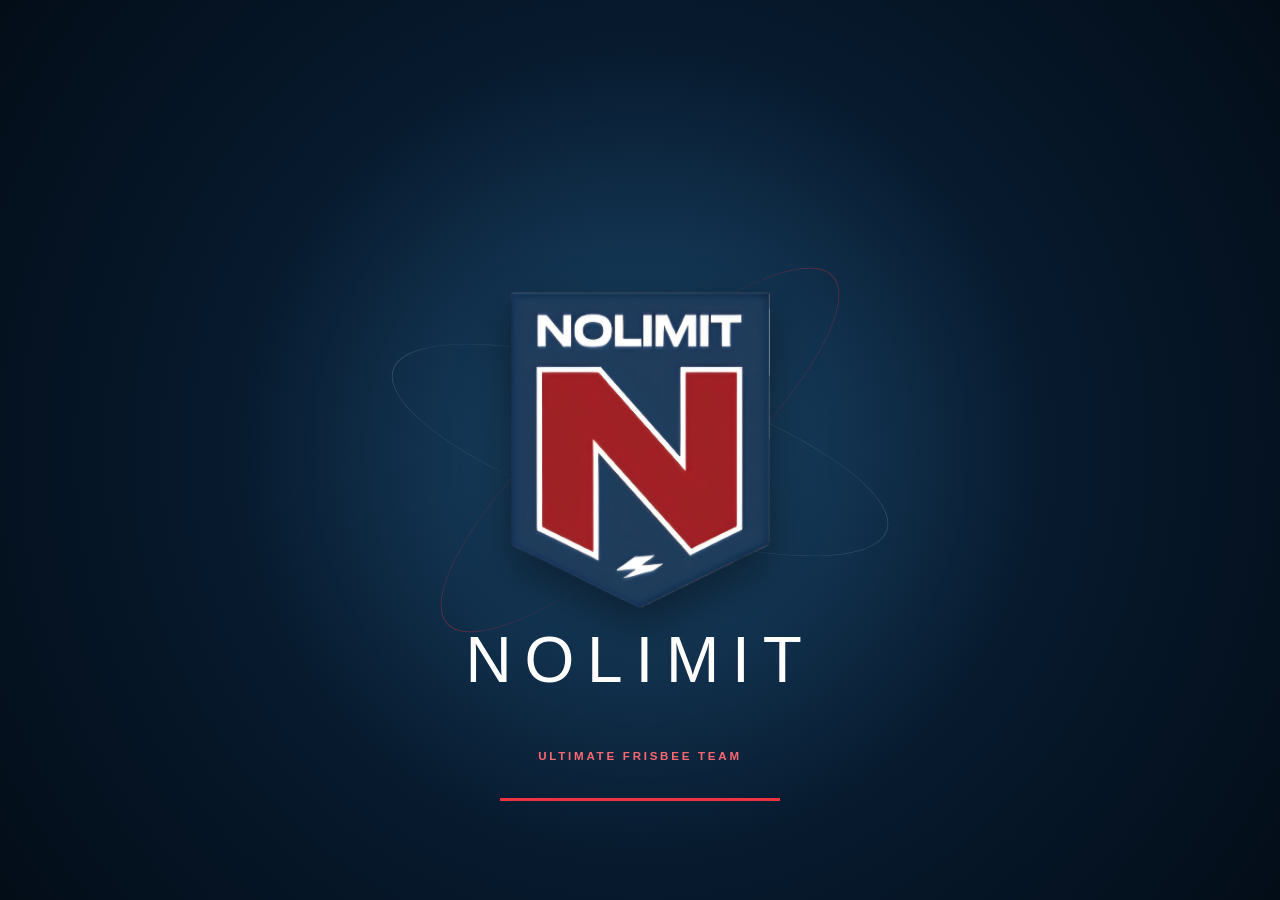
<file: index.html>
<!DOCTYPE html>
<html lang="ko">
<head>
	<meta charset="UTF-8">
	<meta name="viewport" content="width=device-width, initial-scale=1.0">
	<title>NOLIMIT 시작하기</title>
	<link rel="stylesheet" href="style.css">
	<link rel="manifest" href="manifest.json">
	<link rel="icon" type="image/png" href="logo.png.png">
	<meta name="theme-color" content="#071a2e">
</head>
<body>
	<main class="logo-loader" aria-label="NOLIMIT 로딩 중">
		<div class="loader-orbit orbit-one"></div>
		<div class="loader-orbit orbit-two"></div>
		<div class="loader-logo-wrap">
			<img class="loader-logo" src="logo.png.png" alt="NOLIMIT 로고">
		</div>
		<p class="loader-wordmark">NOLIMIT</p>
		<div class="loader-progress"><span></span></div>
		<p class="loader-caption">ULTIMATE FRISBEE TEAM</p>
	</main>

	<script>
		if ("serviceWorker" in navigator) {
			navigator.serviceWorker.register("./sw.js", { scope: "./" });
		}

		window.setTimeout(() => {
			window.location.replace("home.html");
		}, 1800);
	</script>
</body>
</html>
</file>
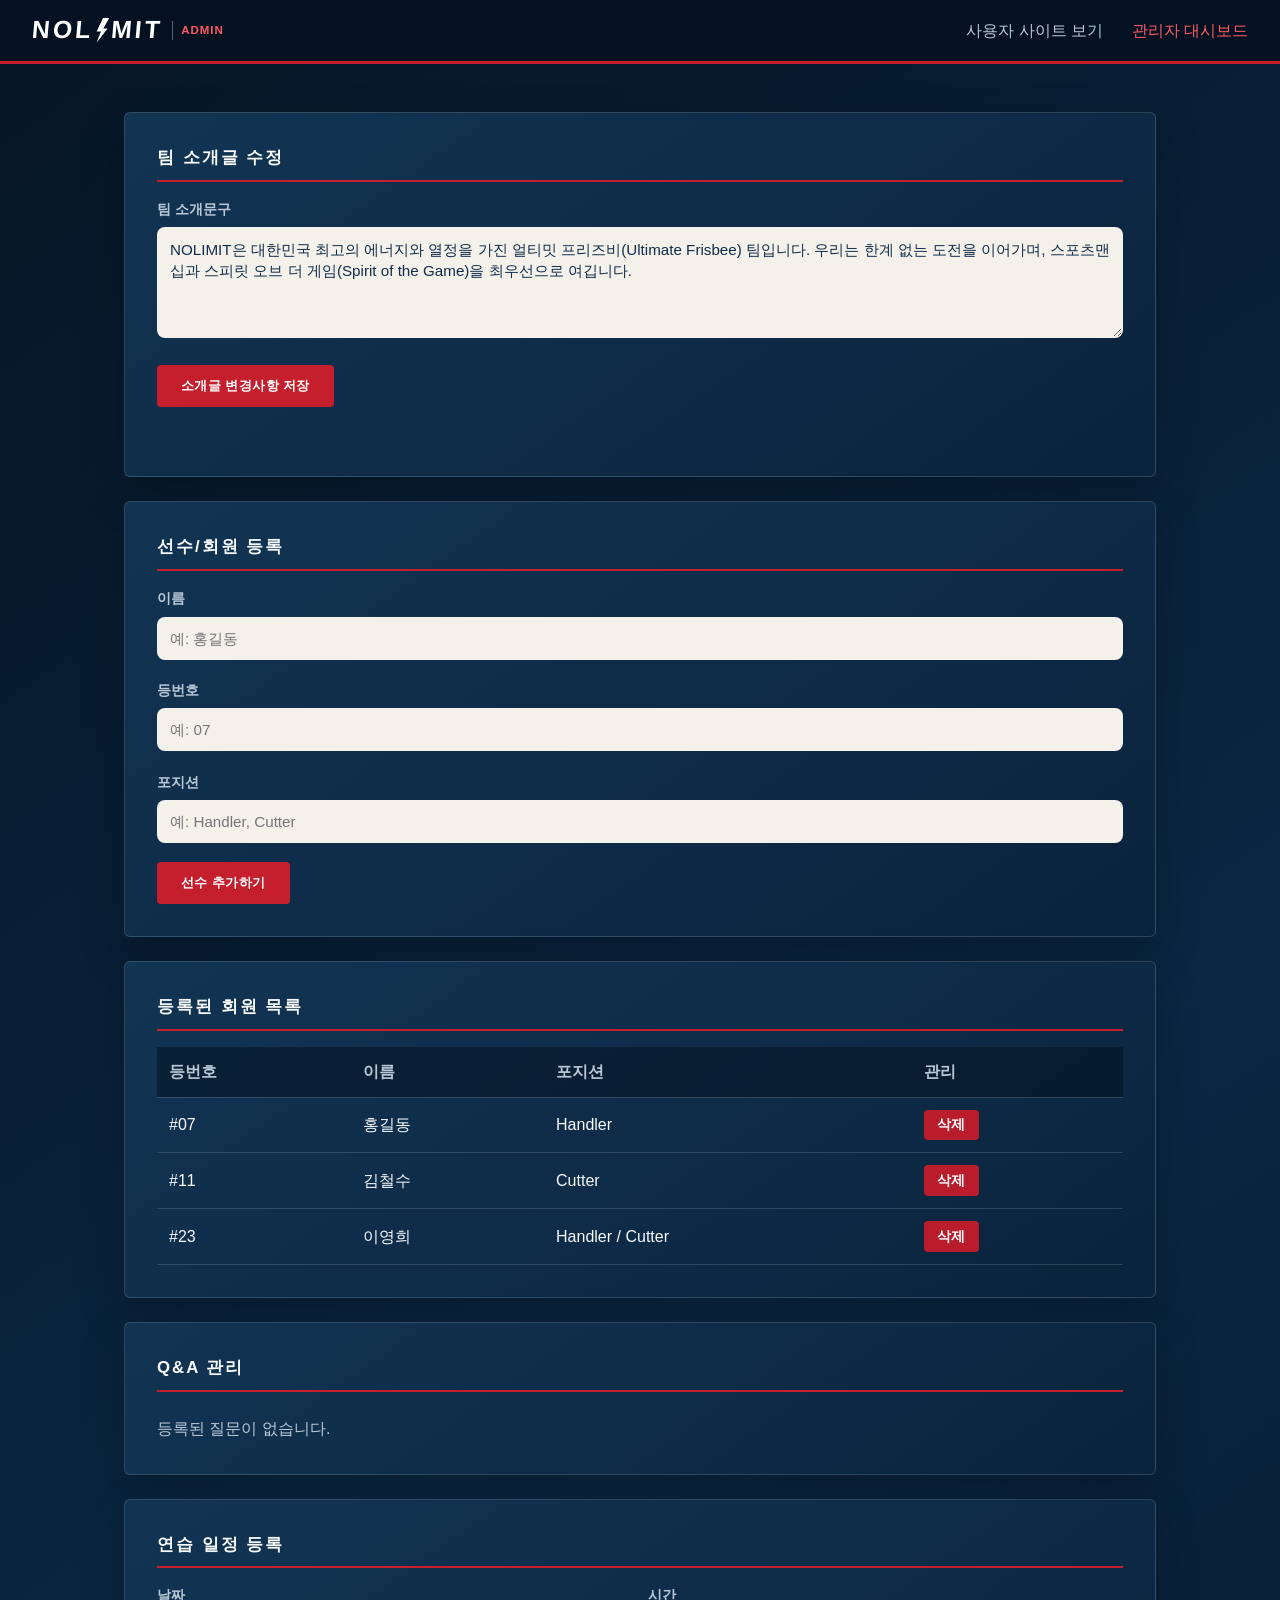
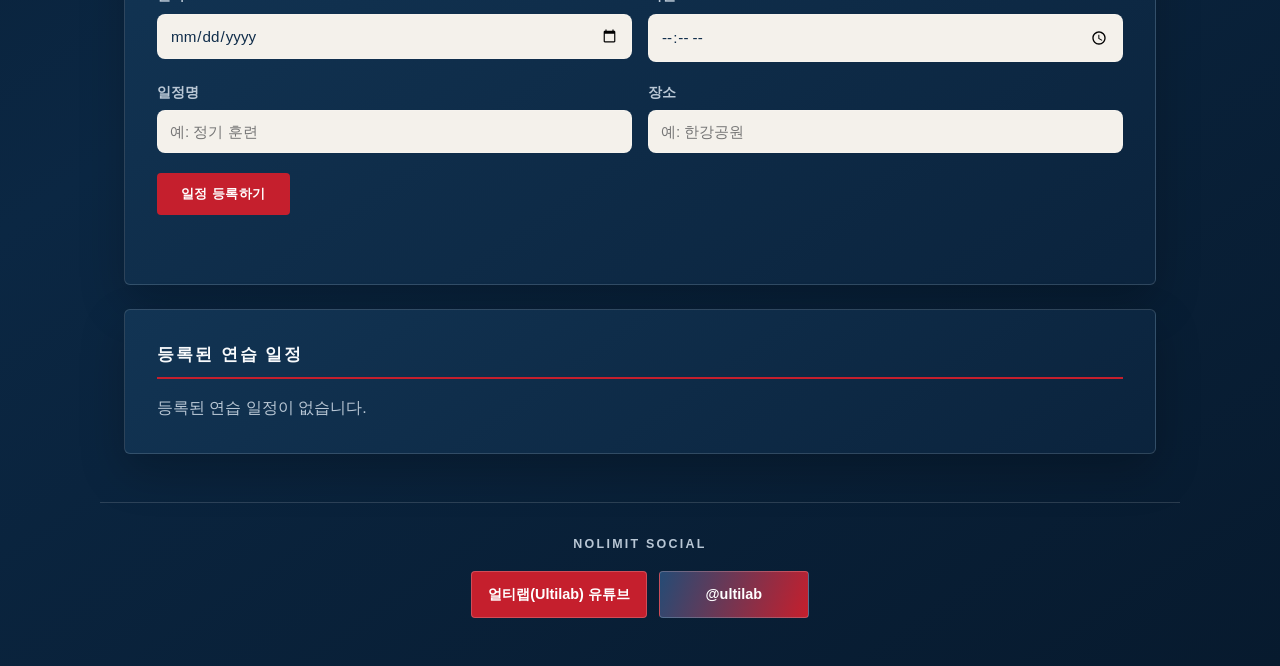
<file: admit.html>
<!DOCTYPE html>
<html lang="ko">
<head>
  <meta charset="UTF-8">
  <meta name="viewport" content="width=device-width, initial-scale=1.0">
  <title>NOLIMIT - 관리자 대시보드</title>
  <link rel="stylesheet" href="style.css">
  <link rel="manifest" href="manifest.json">
  <link rel="icon" type="image/png" href="logo.png.png">
  <meta name="theme-color" content="#071a2e">
</head>
<body>

  <header>
    <div class="logo" aria-label="NOLIMIT Admin"><span class="logo-wordmark">NOL<span class="logo-bolt" aria-hidden="true"></span>MIT</span><span class="logo-context">Admin</span></div>
    <nav class="nav-links">
      <a href="home.html">사용자 사이트 보기</a>
      <a href="admit.html" class="active">관리자 대시보드</a>
    </nav>
  </header>

  <div class="container">
    <!-- 팀 소개글 수정 -->
    <div class="card">
      <div class="card-title">팀 소개글 수정</div>
      <div class="form-group">
        <label for="admin-about-input">팀 소개문구</label>
        <textarea id="admin-about-input" rows="5"></textarea>
      </div>
      <button class="btn" onclick="saveAbout()">소개글 변경사항 저장</button>
      <p id="admin-status" class="admin-status" role="status" aria-live="polite"></p>
    </div>

    <!-- 신규 회원/선수 등록 -->
    <div class="card">
      <div class="card-title">선수/회원 등록</div>
      <form id="add-member-form" onsubmit="addMember(event)">
        <div class="form-group">
          <label>이름</label>
          <input type="text" id="member-name" placeholder="예: 홍길동" required>
        </div>
        <div class="form-group">
          <label>등번호</label>
          <input type="text" id="member-number" placeholder="예: 07" required>
        </div>
        <div class="form-group">
          <label>포지션</label>
          <input type="text" id="member-position" placeholder="예: Handler, Cutter" required>
        </div>
        <button type="submit" class="btn">선수 추가하기</button>
      </form>
    </div>

    <!-- 회원 목록 관리 -->
    <div class="card">
      <div class="card-title">등록된 회원 목록</div>
      <table>
        <thead>
          <tr>
            <th>등번호</th>
            <th>이름</th>
            <th>포지션</th>
            <th>관리</th>
          </tr>
        </thead>
        <tbody id="admin-member-table">
          <!-- 회원 목록이 동적으로 들어갑니다 -->
        </tbody>
      </table>
    </div>

    <div class="card">
      <div class="card-title">Q&amp;A 관리</div>
      <div id="admin-question-list" class="question-list"></div>
    </div>

    <div class="card">
      <div class="card-title">연습 일정 등록</div>
      <form id="add-schedule-form" onsubmit="addSchedule(event)">
        <div class="schedule-form-grid">
          <div class="form-group">
            <label for="schedule-date">날짜</label>
            <input type="date" id="schedule-date" required>
          </div>
          <div class="form-group">
            <label for="schedule-time">시간</label>
            <input type="time" id="schedule-time" required>
          </div>
          <div class="form-group">
            <label for="schedule-title">일정명</label>
            <input type="text" id="schedule-title" placeholder="예: 정기 훈련" required>
          </div>
          <div class="form-group">
            <label for="schedule-location">장소</label>
            <input type="text" id="schedule-location" placeholder="예: 한강공원" required>
          </div>
        </div>
        <button type="submit" class="btn">일정 등록하기</button>
      </form>
      <p id="schedule-admin-status" class="admin-status" role="status" aria-live="polite"></p>
    </div>

    <div class="card">
      <div class="card-title">등록된 연습 일정</div>
      <div id="admin-schedule-list" class="schedule-list"></div>
    </div>
  </div>

  <footer class="social-footer">
    <p>NOLIMIT SOCIAL</p>
    <div class="social-links">
      <a class="social-button youtube" href="https://www.youtube.com/channel/UCcgmu5iWTG6tjbjKwKVpgLg" target="_blank" rel="noopener noreferrer">얼티랩(Ultilab) 유튜브</a>
      <a class="social-button instagram" href="https://www.instagram.com/ultilab_/" target="_blank" rel="noopener noreferrer">@ultilab</a>
    </div>
  </footer>

  <script src="add.js"></script>
  <script>
    document.addEventListener("DOMContentLoaded", renderAdminPage);
  </script>
</body>
</html>
</file>
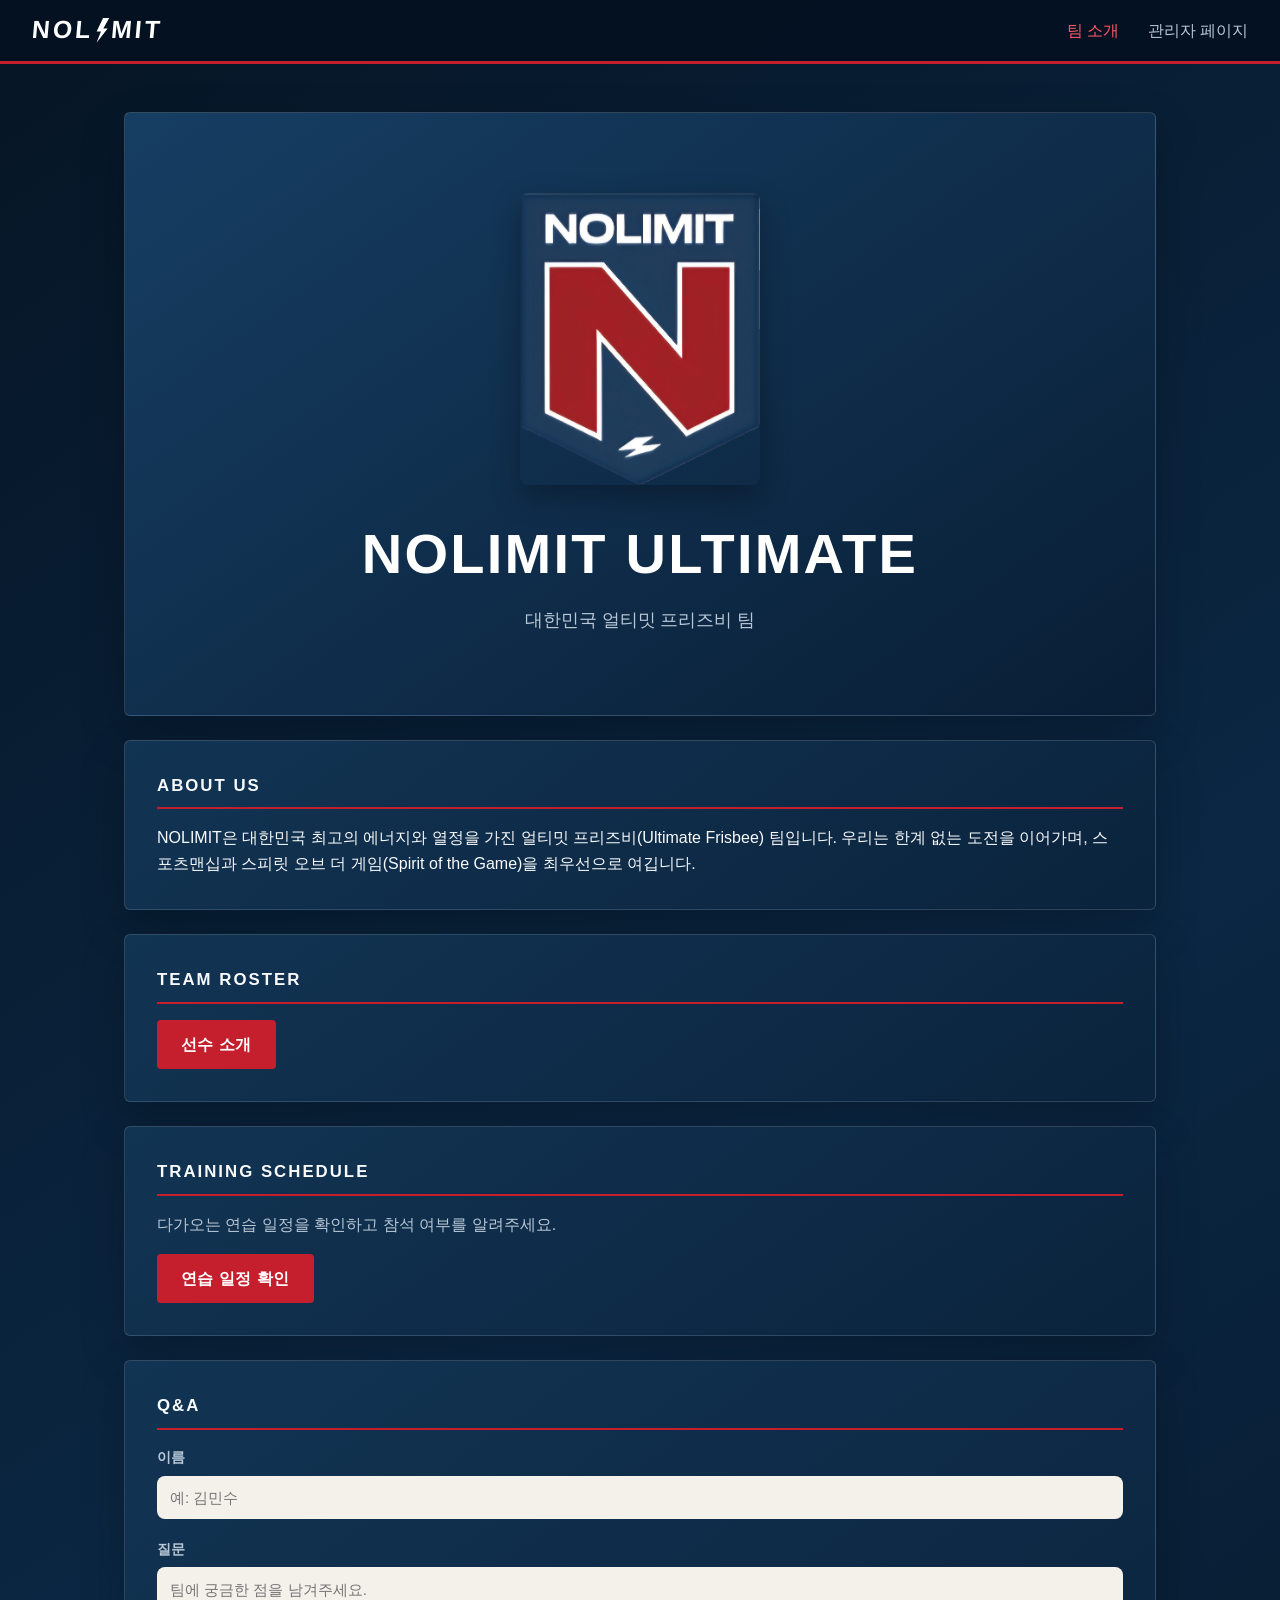
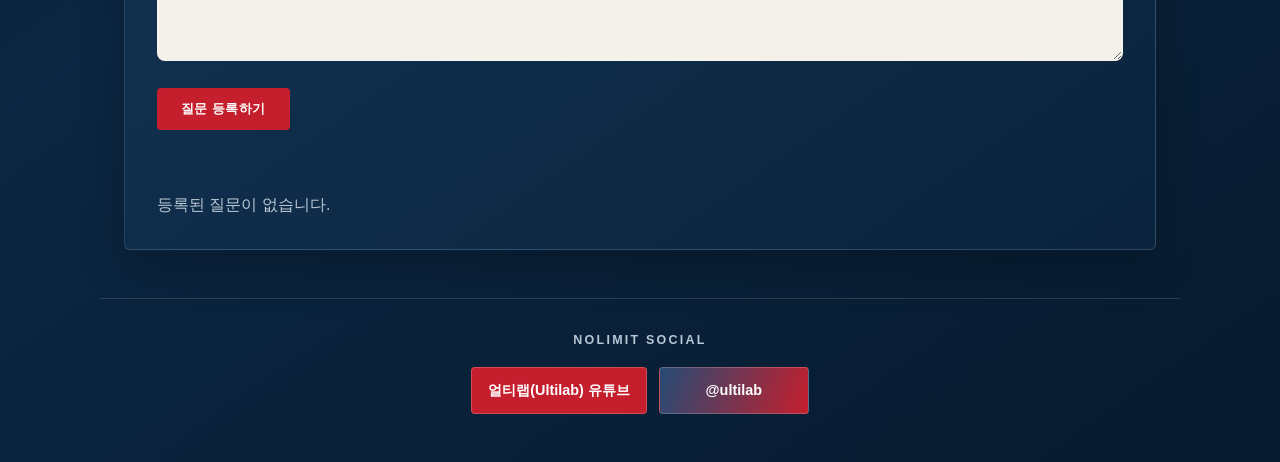
<file: home.html>
<!DOCTYPE html>
<html lang="ko">
<head>
	<meta charset="UTF-8">
	<meta name="viewport" content="width=device-width, initial-scale=1.0">
	<title>NOLIMIT Ultimate Frisbee Team</title>
	<link rel="stylesheet" href="style.css">
	<link rel="manifest" href="manifest.json">
	<link rel="icon" type="image/png" href="logo.png.png">
	<meta name="theme-color" content="#071a2e">
</head>
<body>
	<header>
		<div class="logo" aria-label="NOLIMIT"><span class="logo-wordmark">NOL<span class="logo-bolt" aria-hidden="true"></span>MIT</span></div>
		<nav class="nav-links">
			<a href="home.html" class="active">팀 소개</a>
			<a href="admit.html">관리자 페이지</a>
		</nav>
	</header>

	<div class="container">
		<div class="card hero">
			<img class="hero-logo" src="logo.png.png" alt="NOLIMIT 팀 로고">
			<h1>NOLIMIT ULTIMATE</h1>
			<p> 대한민국 얼티밋 프리즈비 팀</p>
		</div>

		<div class="card">
			<div class="card-title">ABOUT US</div>
			<p id="user-about">팀 소개글을 불러오는 중입니다...</p>
		</div>

		<div class="card">
			<div class="card-title">TEAM ROSTER</div>
			<a class="btn" href="roster.html">선수 소개</a>
		</div>

		<div class="card">
			<div class="card-title">TRAINING SCHEDULE</div>
			<p class="card-description">다가오는 연습 일정을 확인하고 참석 여부를 알려주세요.</p>
			<a class="btn" href="schedule.html">연습 일정 확인</a>
		</div>

		<div class="card">
			<div class="card-title">Q&amp;A</div>
			<form id="question-form" onsubmit="submitQuestion(event)">
				<div class="form-group">
					<label for="question-author">이름</label>
					<input type="text" id="question-author" placeholder="예: 김민수" required>
				</div>
				<div class="form-group">
					<label for="question-text">질문</label>
					<textarea id="question-text" rows="4" placeholder="팀에 궁금한 점을 남겨주세요." required></textarea>
				</div>
				<button type="submit" class="btn">질문 등록하기</button>
			</form>
			<p id="question-status" class="admin-status" role="status" aria-live="polite"></p>
			<div id="user-question-list" class="question-list"></div>
		</div>
	</div>

	<footer class="social-footer">
		<p>NOLIMIT SOCIAL</p>
		<div class="social-links">
			<a class="social-button youtube" href="https://www.youtube.com/channel/UCcgmu5iWTG6tjbjKwKVpgLg" target="_blank" rel="noopener noreferrer">얼티랩(Ultilab) 유튜브</a>
			<a class="social-button instagram" href="https://www.instagram.com/ultilab_/" target="_blank" rel="noopener noreferrer">@ultilab</a>
		</div>
	</footer>

	<script src="add.js"></script>
	<script>
		document.addEventListener("DOMContentLoaded", renderUserPage);
	</script>
</body>
</html>
</file>
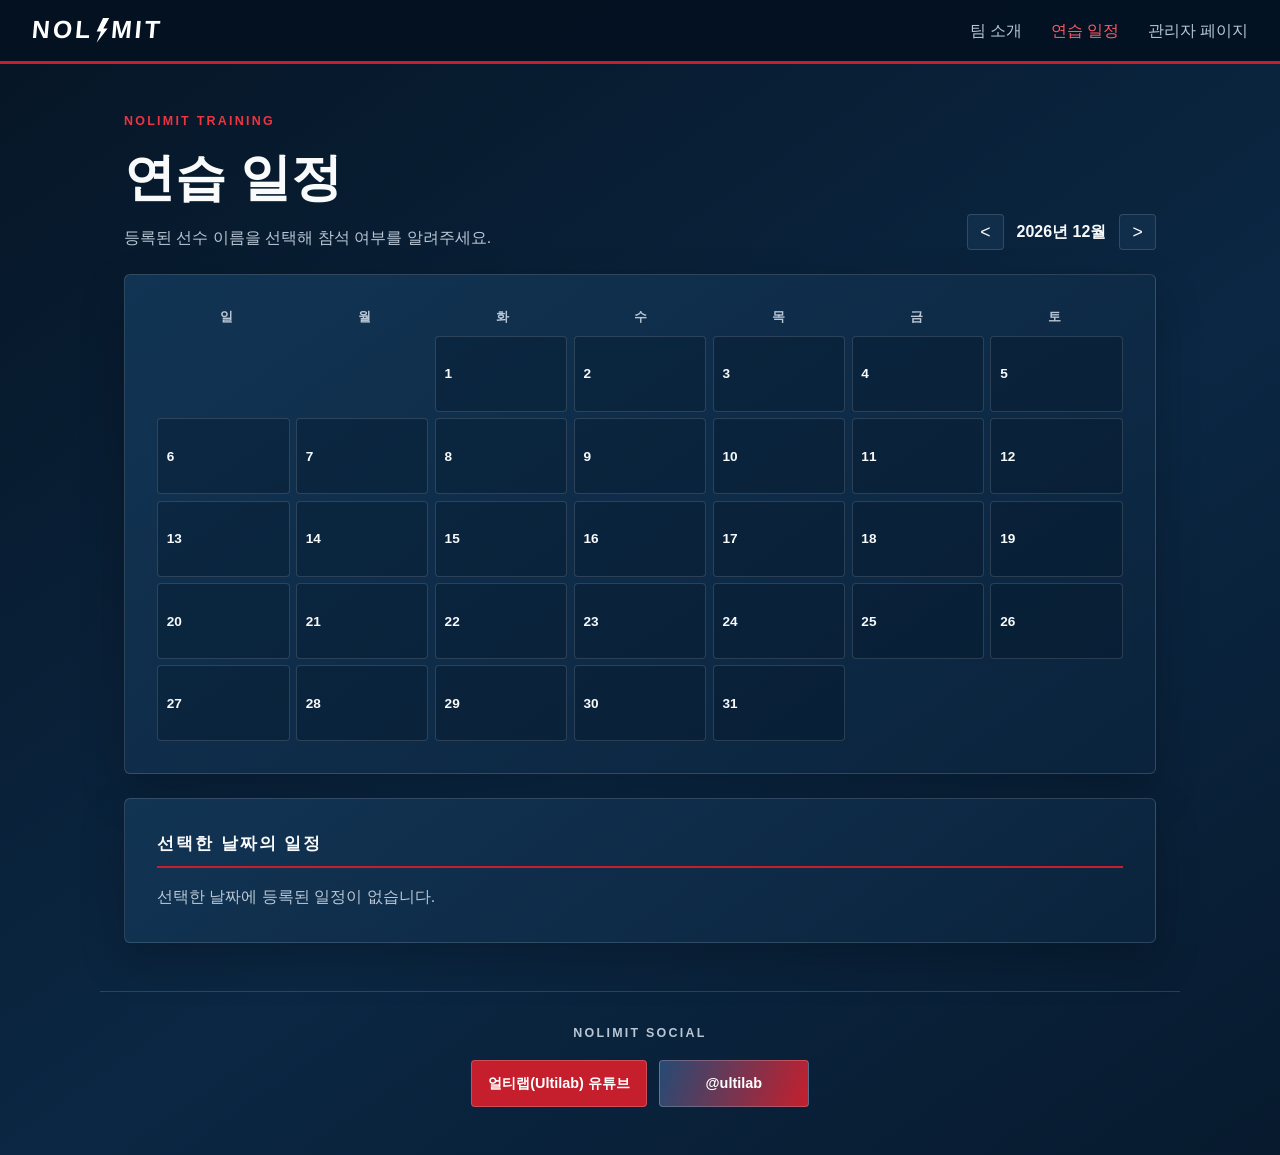
<file: schedule.html>
<!DOCTYPE html>
<html lang="ko">
<head>
	<meta charset="UTF-8">
	<meta name="viewport" content="width=device-width, initial-scale=1.0">
	<title>NOLIMIT 연습 일정</title>
	<link rel="stylesheet" href="style.css">
	<link rel="manifest" href="manifest.json">
	<link rel="icon" type="image/png" href="logo.png.png">
	<meta name="theme-color" content="#071a2e">
</head>
<body>
	<header>
		<div class="logo" aria-label="NOLIMIT"><span class="logo-wordmark">NOL<span class="logo-bolt" aria-hidden="true"></span>MIT</span></div>
		<nav class="nav-links">
			<a href="home.html">팀 소개</a>
			<a href="schedule.html" class="active">연습 일정</a>
			<a href="admit.html">관리자 페이지</a>
		</nav>
	</header>

	<main class="container schedule-page">
		<div class="schedule-heading">
			<div>
				<p class="section-kicker">NOLIMIT TRAINING</p>
				<h1>연습 일정</h1>
				<p>등록된 선수 이름을 선택해 참석 여부를 알려주세요.</p>
			</div>
			<div class="calendar-controls">
				<button type="button" class="calendar-arrow" onclick="changeScheduleMonth(-1)" aria-label="이전 달">&lt;</button>
				<strong id="schedule-month-label"></strong>
				<button type="button" class="calendar-arrow" onclick="changeScheduleMonth(1)" aria-label="다음 달">&gt;</button>
			</div>
		</div>

		<div class="card calendar-card">
			<div class="calendar-weekdays">
				<span>일</span><span>월</span><span>화</span><span>수</span><span>목</span><span>금</span><span>토</span>
			</div>
			<div id="schedule-calendar" class="schedule-calendar"></div>
		</div>

		<section class="card">
			<div class="card-title">선택한 날짜의 일정</div>
			<div id="schedule-list" class="schedule-list"></div>
		</section>
	</main>

	<footer class="social-footer">
		<p>NOLIMIT SOCIAL</p>
		<div class="social-links">
			<a class="social-button youtube" href="https://www.youtube.com/channel/UCcgmu5iWTG6tjbjKwKVpgLg" target="_blank" rel="noopener noreferrer">얼티랩(Ultilab) 유튜브</a>
			<a class="social-button instagram" href="https://www.instagram.com/ultilab_/" target="_blank" rel="noopener noreferrer">@ultilab</a>
		</div>
	</footer>

	<script src="add.js"></script>
	<script>
		document.addEventListener("DOMContentLoaded", renderSchedulePage);
	</script>
</body>
</html>
</file>
<file: style.css>
:root {
  --bg-color: #071a2e;
  --card-bg: #102d4a;
  --surface-light: #f4f1eb;
  --text-primary: #f8fafc;
  --text-secondary: #b9c7d5;
  --border-color: rgba(255, 255, 255, 0.14);
  --accent-color: #c51f2d;
  --accent-hover: #ed3544;
  --danger-color: #b91c2a;
  --radius: 6px;
  --shadow: 0 18px 45px rgba(0, 0, 0, 0.22);
}

* {
  box-sizing: border-box;
  margin: 0;
  padding: 0;
  font-family: "Trebuchet MS", "Arial Narrow", sans-serif;
}

body {
  min-height: 100vh;
  background: linear-gradient(145deg, #061525 0%, #0b2743 58%, #071a2e 100%);
  color: var(--text-primary);
  line-height: 1.6;
}

.site-content[hidden] {
  display: none;
}

.logo-loader {
  position: relative;
  display: grid;
  min-height: 100vh;
  place-items: center;
  overflow: hidden;
  padding: 2rem;
  background: radial-gradient(circle at center, #1d4b70 0, #071a2e 52%, #030d18 100%);
  text-align: center;
}

.loader-logo-wrap {
  position: relative;
  z-index: 2;
  display: grid;
  width: min(52vw, 260px);
  aspect-ratio: 1;
  place-items: center;
  animation: logo-flight 1.1s cubic-bezier(0.2, 0.9, 0.25, 1) both;
}

.loader-logo {
  width: 100%;
  height: 100%;
  object-fit: contain;
  filter: drop-shadow(0 18px 24px rgba(0, 0, 0, 0.45));
}

.loader-wordmark,
.loader-caption,
.loader-progress {
  position: absolute;
  z-index: 3;
}

.loader-wordmark {
  bottom: 21%;
  color: #ffffff;
  font-family: Impact, Haettenschweiler, "Arial Narrow Bold", sans-serif;
  font-size: clamp(2rem, 8vw, 4rem);
  letter-spacing: 0.2em;
  opacity: 0;
  animation: loader-fade-up 0.55s 0.65s ease-out forwards;
}

.loader-caption {
  bottom: 15%;
  color: #ff6871;
  font-size: 0.72rem;
  font-weight: 800;
  letter-spacing: 0.24em;
  opacity: 0;
  animation: loader-fade-up 0.55s 0.9s ease-out forwards;
}

.loader-progress {
  bottom: 11%;
  width: min(60vw, 280px);
  height: 3px;
  overflow: hidden;
  background: rgba(255, 255, 255, 0.18);
}

.loader-progress span {
  display: block;
  width: 0;
  height: 100%;
  background: #ef3340;
  animation: loader-progress 1.6s ease-in forwards;
}

.loader-orbit {
  position: absolute;
  width: min(75vw, 520px);
  aspect-ratio: 1;
  border: 1px solid rgba(255, 255, 255, 0.14);
  border-radius: 50%;
  animation: orbit-spin 8s linear infinite;
}

.orbit-one {
  transform: rotate(18deg) scaleY(0.28);
}

.orbit-two {
  transform: rotate(-42deg) scaleY(0.28);
  border-color: rgba(239, 51, 64, 0.35);
  animation-direction: reverse;
}

@keyframes logo-flight {
  from { opacity: 0; transform: translateX(-42vw) rotate(-28deg) scale(0.35); }
  65% { opacity: 1; transform: translateX(4vw) rotate(12deg) scale(1.08); }
  to { opacity: 1; transform: translateX(0) rotate(0) scale(1); }
}

@keyframes loader-fade-up {
  from { opacity: 0; transform: translateY(16px); }
  to { opacity: 1; transform: translateY(0); }
}

@keyframes loader-progress {
  to { width: 100%; }
}

@keyframes orbit-spin {
  to { rotate: 360deg; }
}

.launch-screen {
  min-height: 100vh;
  display: grid;
  place-items: center;
  padding: 1rem;
  background: radial-gradient(circle at 50% 8%, #27577e 0, #071a2e 60%);
  transition: opacity 0.5s ease, visibility 0.5s ease;
}

.launch-screen.is-complete {
  opacity: 0;
  visibility: hidden;
}

.launch-panel {
  width: min(100%, 820px);
  padding: clamp(1.6rem, 5vw, 3.5rem);
  text-align: center;
  background: linear-gradient(145deg, rgba(18, 53, 84, 0.98), rgba(5, 22, 39, 0.98));
  border: 1px solid var(--border-color);
  border-radius: var(--radius);
  box-shadow: var(--shadow);
}

.launch-brand {
  color: #ffffff;
  font-family: Impact, Haettenschweiler, "Arial Narrow Bold", sans-serif;
  font-size: clamp(2rem, 8vw, 4rem);
  letter-spacing: 0.16em;
  line-height: 1;
}

.launch-line {
  position: absolute;
  left: 8%;
  right: 8%;
  top: 50%;
  border-top: 1px solid rgba(255, 255, 255, 0.2);
}

.launch-start-label {
  position: absolute;
  left: 8%;
  bottom: 1rem;
  color: var(--text-secondary);
  font-size: 0.7rem;
  font-weight: 800;
  letter-spacing: 0.16em;
}

.launch-target::before,
.launch-target::after {
  position: absolute;
  content: "";
  border: 1px solid rgba(239, 51, 64, 0.45);
  border-radius: 50%;
}

.launch-target::before {
  width: 82%;
  height: 82%;
}

.launch-target::after {
  width: 52%;
  height: 52%;
}

.launch-target span {
  position: relative;
  z-index: 1;
  font-weight: 900;
  letter-spacing: 0.1em;
}

.flight-trail {
  position: absolute;
  left: 13%;
  top: 50%;
  height: 2px;
  width: 0;
  opacity: 0;
  background: linear-gradient(90deg, transparent, #ef3340);
  transition: opacity 0.15s;
}

.flight-trail.is-visible {
  opacity: 1;
}

.launch-kicker {
  color: #ef3340;
  font-size: 0.8rem;
  font-weight: 800;
  letter-spacing: 0.18em;
}

.launch-panel h1 {
  margin: 0.5rem 0;
  font-size: clamp(1.8rem, 6vw, 3.4rem);
  letter-spacing: 0.02em;
}

.launch-help {
  color: var(--text-secondary);
  font-size: 1rem;
}

.launch-field {
  position: relative;
  height: 230px;
  margin-top: 2rem;
  overflow: hidden;
  border: 1px solid rgba(255, 255, 255, 0.2);
  border-radius: var(--radius);
  background: repeating-linear-gradient(90deg, rgba(255, 255, 255, 0.035) 0, rgba(255, 255, 255, 0.035) 1px, transparent 1px, transparent 64px), rgba(3, 17, 31, 0.55);
  touch-action: none;
}

.launch-target {
  position: absolute;
  right: 7%;
  top: 50%;
  display: grid;
  place-items: center;
  width: 128px;
  height: 128px;
  transform: translateY(-50%);
  border: 2px solid #ef3340;
  border-radius: 50%;
  color: #ff6871;
  font-size: 0.85rem;
  font-weight: 700;
}

.disc {
  position: absolute;
  left: 8%;
  top: calc(50% - 36px);
  width: 72px;
  height: 72px;
  padding: 0;
  border: 0;
  background: transparent;
  font-size: 3.3rem;
  line-height: 1;
  cursor: grab;
  touch-action: none;
  user-select: none;
}

.disc.is-dragging {
  cursor: grabbing;
  transform: scale(1.12);
  filter: drop-shadow(0 8px 10px rgba(239, 51, 64, 0.45));
}

.disc.is-launched {
  transform: translateX(120px) rotate(720deg) scale(1.2);
  opacity: 0;
  transition: transform 0.45s ease-in, opacity 0.45s ease-in;
}

.launch-status {
  min-height: 1.6rem;
  margin-top: 1rem;
  color: var(--accent-color);
  font-weight: 700;
}

/* Header & Navigation */
header {
  background: rgba(4, 18, 33, 0.94);
  border-bottom: 3px solid var(--accent-color);
  padding: 1.1rem 2rem;
  display: flex;
  justify-content: space-between;
  align-items: center;
  position: sticky;
  top: 0;
  z-index: 100;
}

.logo {
  display: flex;
  align-items: center;
  gap: 0.55rem;
  color: #ffffff;
}

.logo-wordmark {
  display: inline-flex;
  align-items: center;
  font-family: Impact, Haettenschweiler, "Arial Narrow Bold", sans-serif;
  font-size: 1.55rem;
  font-weight: 900;
  letter-spacing: 0.12em;
  line-height: 1;
  transform: skew(-5deg);
}

.logo-bolt {
  display: inline-block;
  width: 0.48em;
  height: 1em;
  margin: 0 0.12em;
  background: #ffffff;
  clip-path: polygon(48% 0, 100% 0, 58% 42%, 94% 42%, 12% 100%, 40% 54%, 4% 54%);
}

.logo-context {
  padding-left: 0.55rem;
  border-left: 1px solid rgba(255, 255, 255, 0.35);
  color: #ff5964;
  font-size: 0.72rem;
  font-weight: 800;
  letter-spacing: 0.08em;
  text-transform: uppercase;
}

.nav-links a {
  text-decoration: none;
  color: var(--text-secondary);
  font-weight: 500;
  margin-left: 1.5rem;
  transition: color 0.2s;
}

.nav-links a:hover, .nav-links a.active {
  color: #ff5964;
}

/* Layout */
.container {
  max-width: 1080px;
  margin: 3rem auto;
  padding: 0 1.5rem;
}

.card {
  background: linear-gradient(145deg, rgba(18, 53, 84, 0.98), rgba(11, 36, 61, 0.98));
  border: 1px solid var(--border-color);
  border-radius: var(--radius);
  padding: 2rem;
  margin-bottom: 1.5rem;
  box-shadow: var(--shadow);
}

.card-title {
  font-size: 1.05rem;
  font-weight: 700;
  margin-bottom: 1rem;
  color: var(--text-primary);
  letter-spacing: 0.12em;
  text-transform: uppercase;
  border-bottom: 2px solid var(--accent-color);
  padding-bottom: 0.5rem;
}

/* Hero Section */
.hero {
  text-align: center;
  padding: clamp(2.5rem, 8vw, 5rem) 1rem;
  background: linear-gradient(145deg, #163e63, #091e35);
  overflow: hidden;
}

.hero-logo {
  display: block;
  width: min(240px, 58vw);
  height: auto;
  margin: 0 auto 1.5rem;
  border-radius: 8px;
  box-shadow: 0 12px 30px rgba(0, 0, 0, 0.3);
}

.hero h1 {
  font-size: clamp(2rem, 6vw, 3.5rem);
  margin-bottom: 0.5rem;
  color: #ffffff;
  letter-spacing: 0.04em;
}

.hero p {
  color: var(--text-secondary);
  font-size: 1.1rem;
}

/* Form Elements */
.form-group {
  margin-bottom: 1.2rem;
}

label {
  display: block;
  font-weight: 600;
  margin-bottom: 0.4rem;
  font-size: 0.9rem;
  color: var(--text-secondary);
}

input, textarea, select {
  width: 100%;
  padding: 0.75rem;
  border: 1px solid var(--border-color);
  border-radius: 8px;
  background-color: var(--surface-light);
  font-size: 0.95rem;
  color: #102d4a;
  outline: none;
  transition: border-color 0.2s;
}

input:focus, textarea:focus {
  border-color: #ef3340;
  box-shadow: 0 0 0 3px rgba(197, 31, 45, 0.2);
}

.btn {
  display: inline-block;
  padding: 0.75rem 1.5rem;
  background-color: var(--accent-color);
  color: #fff;
  border: none;
  border-radius: 4px;
  text-decoration: none;
  letter-spacing: 0.03em;
  font-weight: 600;
  cursor: pointer;
  transition: background-color 0.2s;
}

.btn:hover {
  background-color: var(--accent-hover);
  transform: translateY(-1px);
}

.admin-status {
  min-height: 1.6rem;
  margin-top: 0.75rem;
  color: var(--accent-color);
  font-weight: 600;
}

.is-hidden {
  display: none;
}

.question-list {
  display: grid;
  gap: 1rem;
  margin-top: 1.5rem;
}

.question-item {
  padding: 1rem;
  border: 1px solid var(--border-color);
  border-radius: 8px;
  background: rgba(244, 241, 235, 0.08);
}

.question-meta {
  color: var(--text-secondary);
  font-size: 0.85rem;
  font-weight: 600;
}

.question-text {
  margin: 0.5rem 0 1rem;
  white-space: pre-wrap;
}

.answer-box {
  padding: 0.75rem;
  border-left: 3px solid var(--accent-color);
  background-color: rgba(3, 17, 31, 0.4);
}

.answer-box p {
  margin-top: 0.25rem;
  white-space: pre-wrap;
}

.answer-box.unanswered {
  border-left-color: var(--border-color);
  color: var(--text-secondary);
}

.qa-empty {
  color: var(--text-secondary);
}

.card-description {
  margin-bottom: 1rem;
  color: var(--text-secondary);
}

.section-kicker {
  color: #ef3340;
  font-size: 0.78rem;
  font-weight: 800;
  letter-spacing: 0.18em;
}

.schedule-heading {
  display: flex;
  align-items: end;
  justify-content: space-between;
  gap: 1rem;
  margin-bottom: 1.5rem;
}

.schedule-heading h1 {
  margin: 0.35rem 0;
  font-size: clamp(2rem, 6vw, 3.2rem);
}

.schedule-heading p:not(.section-kicker) {
  color: var(--text-secondary);
}

.calendar-controls {
  display: flex;
  align-items: center;
  gap: 0.8rem;
  white-space: nowrap;
}

.calendar-arrow {
  width: 2.3rem;
  height: 2.3rem;
  border: 1px solid var(--border-color);
  border-radius: 4px;
  background: var(--card-bg);
  color: var(--text-primary);
  font-size: 1.1rem;
  cursor: pointer;
}

.calendar-arrow:hover {
  border-color: var(--accent-color);
  color: #ff5964;
}

.calendar-weekdays,
.schedule-calendar {
  display: grid;
  grid-template-columns: repeat(7, minmax(0, 1fr));
}

.calendar-weekdays {
  margin-bottom: 0.5rem;
  color: var(--text-secondary);
  font-size: 0.8rem;
  font-weight: 800;
  text-align: center;
}

.schedule-calendar {
  gap: 0.4rem;
}

.calendar-day {
  min-height: 76px;
  padding: 0.55rem;
  border: 1px solid var(--border-color);
  border-radius: 4px;
  background: rgba(3, 17, 31, 0.28);
  color: var(--text-primary);
  text-align: left;
  cursor: pointer;
}

.calendar-day:hover,
.calendar-day.is-selected {
  border-color: #ef3340;
  background: rgba(197, 31, 45, 0.2);
}

.calendar-day.is-empty {
  visibility: hidden;
  pointer-events: none;
}

.calendar-day-number {
  display: block;
  font-size: 0.85rem;
  font-weight: 800;
}

.calendar-day.has-schedule .calendar-day-number {
  color: #ff6871;
}

.calendar-dot {
  display: block;
  width: 6px;
  height: 6px;
  margin-top: 0.45rem;
  border-radius: 50%;
  background: #ef3340;
}

.schedule-list {
  display: grid;
  gap: 1rem;
}

.schedule-item {
  padding: 1.1rem;
  border: 1px solid var(--border-color);
  border-left: 4px solid var(--accent-color);
  border-radius: 4px;
  background: rgba(3, 17, 31, 0.28);
}

.schedule-item h3 {
  margin-bottom: 0.35rem;
}

.schedule-meta {
  color: var(--text-secondary);
  font-size: 0.9rem;
}

.schedule-vote {
  display: flex;
  align-items: end;
  gap: 0.7rem;
  margin-top: 1rem;
}

.schedule-vote .form-group {
  flex: 1;
  margin-bottom: 0;
}

.vote-buttons {
  display: flex;
  gap: 0.45rem;
}

.vote-button {
  padding: 0.65rem 0.8rem;
  border: 1px solid var(--border-color);
  border-radius: 4px;
  color: #ffffff;
  background: #17446d;
  cursor: pointer;
}

.vote-button.present {
  background: #16805c;
}

.vote-button.absent {
  background: #7f2430;
}

.vote-summary {
  margin-top: 0.75rem;
  color: var(--text-secondary);
  font-size: 0.85rem;
}

.schedule-form-grid {
  display: grid;
  grid-template-columns: repeat(2, minmax(0, 1fr));
  gap: 0 1rem;
}

.schedule-admin-item {
  display: flex;
  align-items: start;
  justify-content: space-between;
  gap: 1rem;
}

.schedule-admin-item .btn-danger {
  flex: 0 0 auto;
}

.attendance-list {
  margin-top: 0.7rem;
  color: var(--text-secondary);
  font-size: 0.85rem;
}

.social-footer {
  max-width: 1080px;
  margin: 3rem auto 0;
  padding: 2rem 1.5rem 3rem;
  border-top: 1px solid var(--border-color);
  text-align: center;
}

.social-footer > p {
  margin-bottom: 1rem;
  color: var(--text-secondary);
  font-size: 0.78rem;
  font-weight: 800;
  letter-spacing: 0.18em;
}

.social-links {
  display: flex;
  justify-content: center;
  gap: 0.75rem;
  flex-wrap: wrap;
}

.social-button {
  display: inline-flex;
  align-items: center;
  justify-content: center;
  min-width: 150px;
  padding: 0.7rem 1rem;
  border: 1px solid rgba(255, 255, 255, 0.2);
  border-radius: 4px;
  color: #ffffff;
  font-size: 0.9rem;
  font-weight: 800;
  text-decoration: none;
  transition: transform 0.2s, filter 0.2s;
}

.social-button:hover {
  transform: translateY(-2px);
  filter: brightness(1.15);
}

.social-button.youtube {
  background: #c51f2d;
}

.social-button.instagram {
  background: linear-gradient(110deg, #254b75, #c51f2d);
}

.btn-danger {
  background-color: var(--danger-color);
  padding: 0.4rem 0.8rem;
  font-size: 0.85rem;
}

/* Roster Table / Grid */
.member-grid {
  display: grid;
  grid-template-columns: repeat(auto-fill, minmax(220px, 1fr));
  gap: 1.5rem;
}

.member-card {
  background: linear-gradient(160deg, #17446d, #0b2743);
  border: 1px solid var(--border-color);
  border-radius: var(--radius);
  padding: 1.5rem;
  text-align: center;
  box-shadow: var(--shadow);
}

.member-number {
  font-size: 2rem;
  font-weight: 800;
  color: #ef3340;
  text-shadow: 2px 2px 0 rgba(0, 0, 0, 0.2);
}

.member-name {
  font-size: 1.1rem;
  font-weight: 700;
  margin: 0.3rem 0;
}

.member-position {
  font-size: 0.85rem;
  color: var(--text-secondary);
  background: #c51f2d;
  color: #ffffff;
  display: inline-block;
  padding: 0.2rem 0.6rem;
  border-radius: 20px;
}

/* Table Style for Admin */
table {
  width: 100%;
  border-collapse: collapse;
  margin-top: 1rem;
}

th, td {
  padding: 0.75rem;
  text-align: left;
  border-bottom: 1px solid var(--border-color);
}

th {
  background-color: rgba(3, 17, 31, 0.5);
  font-weight: 600;
  color: var(--text-secondary);
}
</file>
